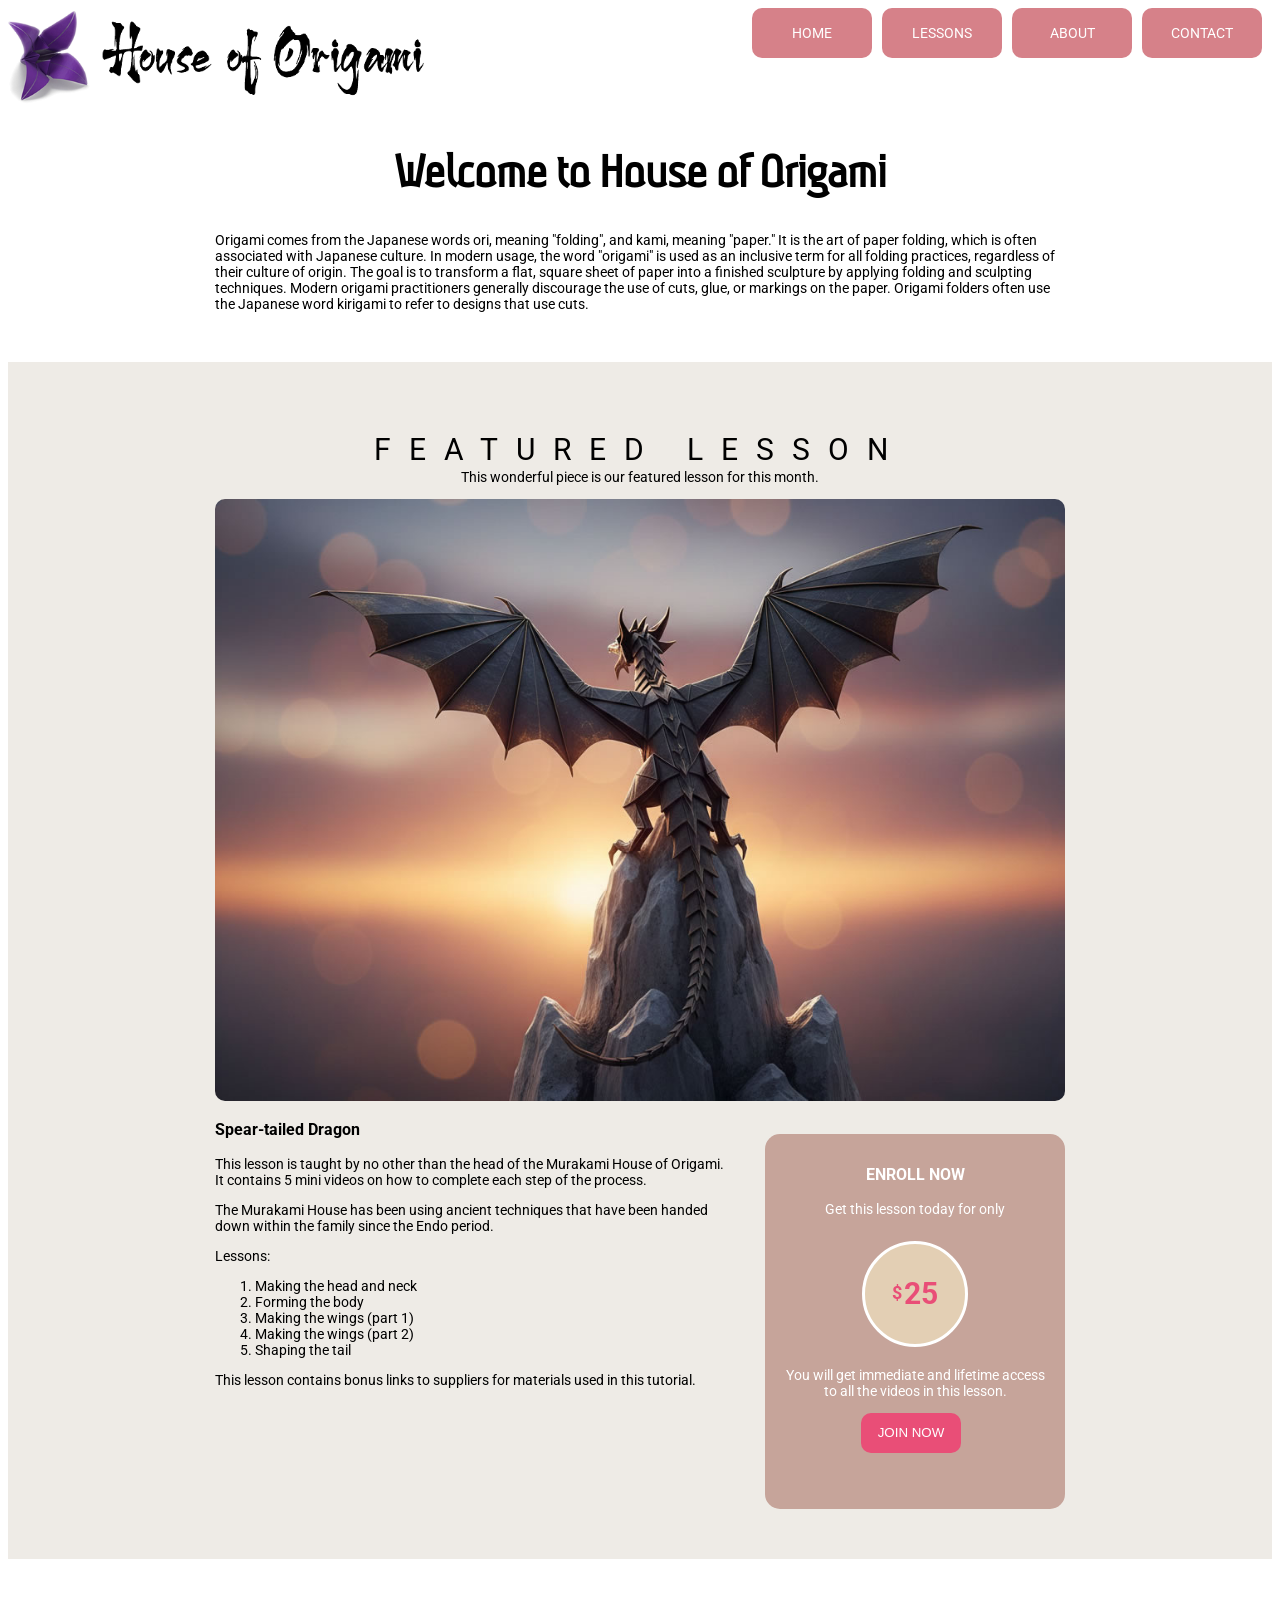
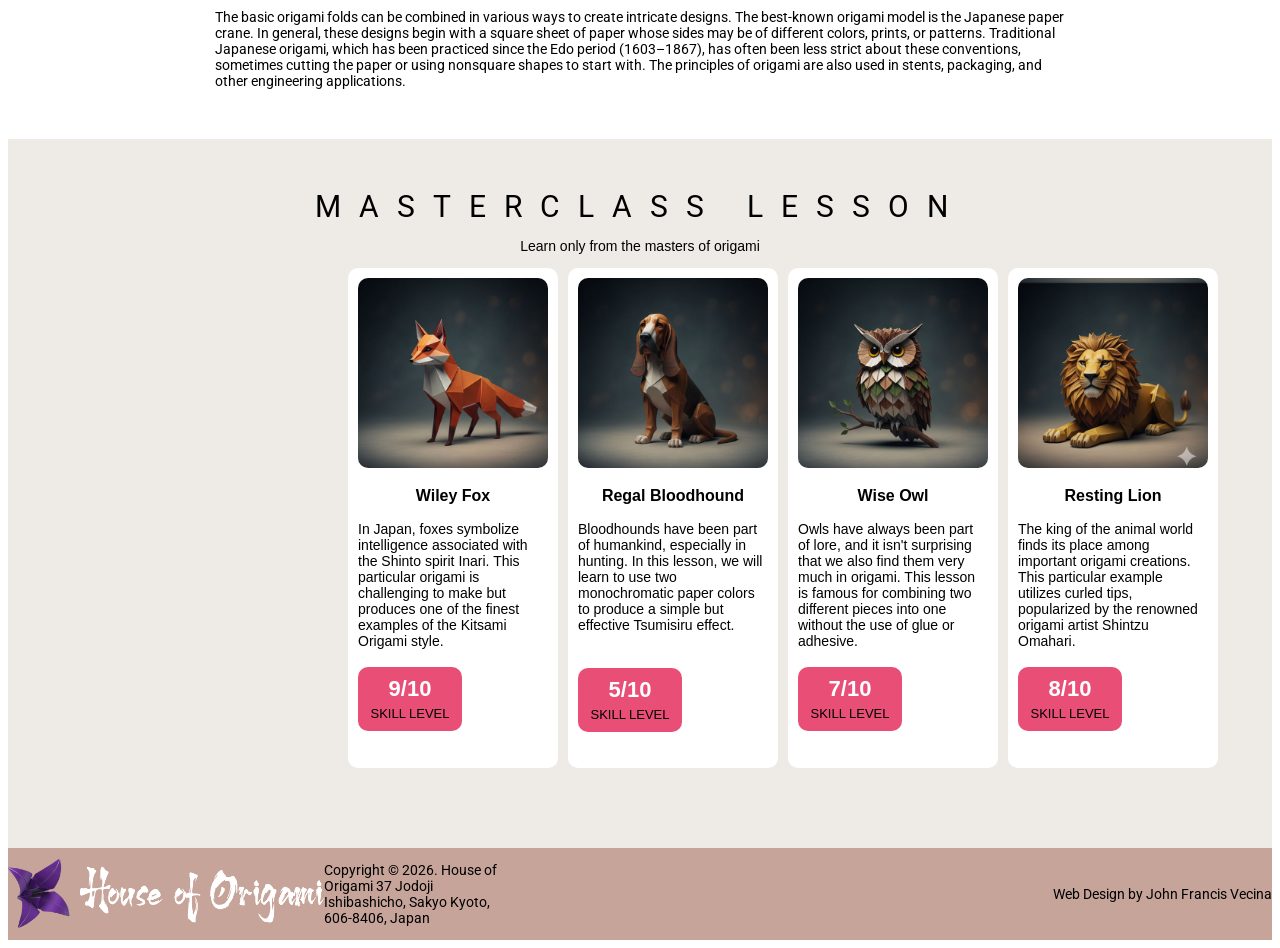
<file: index.html>
<!DOCTYPE HTML>

<html>
	<head>
	
		<title>House of Origami</title>
		
		<meta name="viewport" content="width=device-width, initial-scale=1.0">

		<link href="css/style.css" rel="stylesheet">
		
		<link rel="preconnect" href="https://fonts.googleapis.com">
		<link rel="preconnect" href="https://fonts.gstatic.com" crossorigin>
		<link href="https://fonts.googleapis.com/css2?family=Aubrey&family=Roboto:ital,wght@0,100..900;1,100..900&display=swap" rel="stylesheet">
		
		<link rel="icon" href="origami-images/images/icon_clean.png" type="image/x-icon"> 

		
	</head>
	
	<body>
		<header>
		
			<div class="top">
				<div class="origami_logo">
					<img src="origami-images/images/origami_logo.png" alt="Origami Logo">
				</div>
				
				<div class="main_nav">
					<nav class="navbtn">
						<a href="index.html">HOME</a>
						<a href="lessons.html">LESSONS</a>
						<a href="about.html">ABOUT</a>
						<a href="contact.html">CONTACT</a>
					</nav>
				</div>
			</div>

		</header>
		
		<main>
		
			<div class="origamihome1">
			
				<h1 id="header">Welcome to House of Origami</h1>
				<p>
					<span>Origami comes from the Japanese words ori, meaning "folding", and kami, meaning "paper." It is the art of paper folding, which is often associated with Japanese culture.  </span>
					<span>In modern usage, the word "origami" is used as an inclusive term for all folding practices, regardless of their culture of origin. The goal is to transform a flat, square sheet of paper into a finished sculpture by applying folding and sculpting techniques.</span>
					<span>Modern origami practitioners generally discourage the use of cuts, glue, or markings on the paper. Origami folders often use the Japanese word kirigami to refer to designs that use cuts.</span>
				</p>
			</div>
			
			<div class="featured_lesson">
				
				<span id="header_featured">FEATURED  LESSON</span>
				<p id="header_desc">This wonderful piece is our featured lesson for this month.</p>
				<img src="origami-images/images/featured_lesson.jpg" alt="a dragon">
				
				<div class="mid_section">
					<div class="spear_tailed_dragon">
					
						<h3>Spear-tailed Dragon</h3>
						<p>This lesson is taught by no other than the head of the Murakami House of Origami. It contains 5 mini videos on how to complete each step of the process. </p>
						<p>The Murakami House has been using ancient techniques that have been handed down within the family since the Endo period.</p>
						<p>Lessons:</p>
						
						<ol>
							<li>Making the head and neck</li>
							<li>Forming the body</li>
							<li>Making the wings (part 1)</li>
							<li>Making the wings (part 2)</li>
							<li>Shaping the tail</li>
						</ol>
						
						<p> </p>This lesson contains bonus links to suppliers for materials used in this tutorial.</p>
						
					</div>
					
					<div class="enroll">
						<h3>ENROLL NOW</h4>
						<p>Get this lesson today for only</p>
						
						<div class="price">
							<span class="price-text">
								<span class="currency">$</span>25
							</span>
						</div>
						
						<p id="access">You will get immediate and lifetime access to all the videos in this lesson.</p>
						
						<div class="join_button">
							<button>JOIN NOW</button>
						</div>
						
					</div>
					
				</div>
				
			</div>
			
			<div class="origamihome2">
				<p>
					<span>The basic origami folds can be combined in various ways to create intricate designs. The best-known origami model is the Japanese paper crane. In general, these designs begin with a square sheet of paper whose sides may be of different colors, prints, or patterns.</span>
					<span>Traditional Japanese origami, which has been practiced since the Edo period (1603–1867), has often been less strict about these conventions, sometimes cutting the paper or using nonsquare shapes to start with. </span>
					<span>The principles of origami are also used in stents, packaging, and other engineering applications.</span>
				</p>
			</div>	
			
			<div class="masterclass_lessons">
				<span id="header_master">MASTERCLASS  LESSON</span>
				<p>Learn only from the masters of origami</p>
			
			
				<div class="tables">
					<div class="lesson_table" id="lt1">
						<img src="origami-images/images/lesson01.jpg">
						<h3>Wiley Fox</h3>
						<p class="table_desc">
							<span class="next_line">In Japan, foxes symbolize intelligence associated with the Shinto spirit Inari. </span>
							<span class="next_line">This particular origami is challenging to make but produces one of the finest examples of the Kitsami Origami style.</span>
						</p>
						
						<div class="skill_level">
							<h4>9/10</h4>
							<P>SKILL LEVEL</P>
						</div>
						
					</div>
					
					<div class="lesson_table" id="lt2">
						<img src="origami-images/images/lesson02.jpg">
						<h3>Regal Bloodhound</h3>
						<p class="table_desc">
							<span class="next_line">Bloodhounds have been part of humankind, especially in hunting.</span> 
							<span class="next_line">In this lesson, we will learn to use two monochromatic paper colors to produce a simple but effective Tsumisiru effect.</span>
						</p>
							<div class="skill_level" id="rb">
							<h4>5/10</h4>
							<P>SKILL LEVEL</P>
						</div>
					</div>
					
					<div class="lesson_table" id="lt3">
						<img src="origami-images/images/lesson03.jpg">
						<h3>Wise Owl</h3>
						<p class="table_desc">
							<span class="next_line">Owls have always been part of lore, and it isn't surprising that we also find them very much in origami.</span> 
							<span class="next_line">This lesson is famous for combining two different pieces into one without the use of glue or adhesive.</span>
						</p>
							<div class="skill_level">
							<h4>7/10</h4>
							<P>SKILL LEVEL</P>
						</div>
					</div>
					
					<div class="lesson_table" id="lt4">
						<img src="origami-images/images/lesson04.jpg">
						<h3>Resting Lion</h3>
						<p class="table_desc">
							<span class="next_line">
							<span class="next_line">The king of the animal world finds its place among important origami creations.</span> This particular example utilizes curled tips, popularized by the renowned origami artist Shintzu Omahari.</span>
						</p>
						<div class="skill_level">
							<h4>8/10</h4>
							<P>SKILL LEVEL</P>
						</div>
					</div>
				</div>
			</div>
		</main>
		
		<footer>
			<div class="bottom">
				<img src="origami-images/images/origami_logo_dark.png" alt="logo">
				<p id="copyright">
					Copyright © 2026. House of Origami
					37 Jodoji Ishibashicho, Sakyo
					Kyoto, 606-8406, Japan
				</p>
				
				<p id="name">Web Design by John Francis Vecina</p>
			</div>
		
		</footer>

	</body>
</html>
</file>
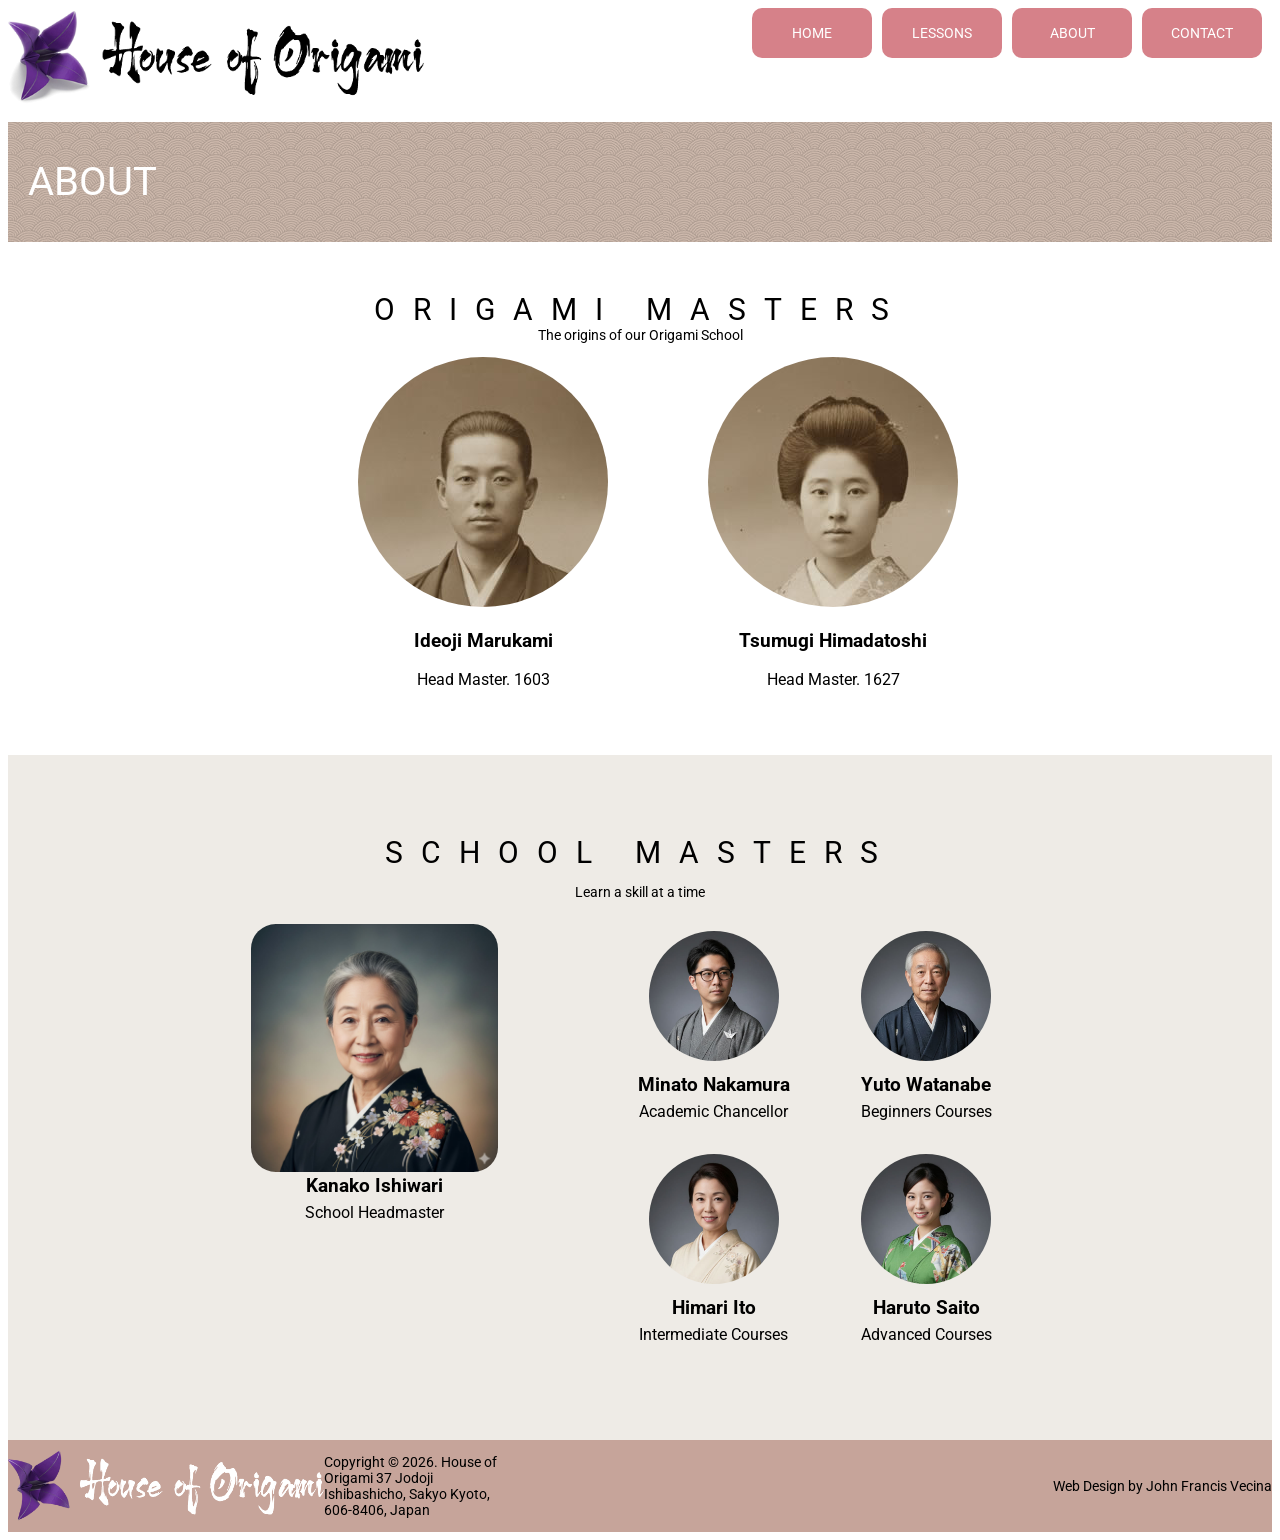
<file: about.html>
<!DOCTYPE HTML>
	<html>
		<head>
			<title>About</title>
			<meta name="viewport" content="width=device-width, initial-scale=1.0">

			<link href="css/style.css" rel="stylesheet">
			
			<link rel="preconnect" href="https://fonts.googleapis.com">
			<link rel="preconnect" href="https://fonts.gstatic.com" crossorigin>
			<link href="https://fonts.googleapis.com/css2?family=Aubrey&family=Roboto:ital,wght@0,100..900;1,100..900&display=swap" rel="stylesheet">
			
			<link rel="icon" href="origami-images/images/icon_clean.png" type="image/x-icon">
		</head>
		
		<body>
			<header>
		
				<div class="top">
					<div class="origami_logo">
						<img src="origami-images/images/origami_logo.png" alt="Origami Logo">
					</div>
					
					<div class="main_nav">
						<nav class="navbtn">
							<a href="index.html">HOME</a>
							<a href="lessons.html">LESSONS</a>
							<a href="about.html">ABOUT</a>
							<a href="contact.html">CONTACT</a>
						</nav>
					</div>
					
				</div>

			</header>
			
			<main>
			
				<div class="about">
					<p>ABOUT</p>
				</div>
				
				<div class="origami_masters">
					<span>ORIGAMI MASTERS</span>
					<p>The origins of our Origami School</p>
					
					<div class="masters">
						<div class="master1">
							<img src="origami-images/images/master01.jpg">
							<h3>Ideoji Marukami</h3>
							<p>Head Master. 1603</p>
						</div>
						
						<div class="master2">
							<img src="origami-images/images/master02.jpg">
							<h3>Tsumugi Himadatoshi</h3>
							<p>Head Master. 1627</p>
						</div>
					</div>
				</div>
				
				<div class="school_masters">
					<span>SCHOOL MASTERS</span>
					<p>Learn a skill at a time</p>
					
					<div class="school_masters_whole">
						<div class="school_masters_left">
							<img src="origami-images/images/headmaster.jpg">
							<h3>Kanako Ishiwari</h3>
							<p>School Headmaster</p>
						</div>
						
						<div class="school_masters_right">
							<div class="left">
								<div class="lm">
									<img src="origami-images/images/lessonmaster01.jpg">
									<h3>Minato Nakamura</h3>
									<p>Academic Chancellor</p>
								</div>
								
								<div class="lm">
									<img src="origami-images/images/lessonmaster03.jpg">
									<h3>Himari Ito</h3>
									<p>Intermediate Courses</p>
								</div>
							</div>
							
							<div class="right">
								<div class="lm">
									<img src="origami-images/images/lessonmaster02.jpg">
									<h3>Yuto Watanabe</h3>
									<p>Beginners Courses</p>
								</div>
								
								<div class="lm">
								<img src="origami-images/images/lessonmaster04.jpg">
								<h3>Haruto Saito</h3>
								<p>Advanced Courses</p>
								</div>
							</div>
						</div>
					</div>
				</div>
			</main>
			
			<footer>
				<div class="bottom">
					<img src="origami-images/images/origami_logo_dark.png" alt="logo">
					<p id="copyright">
						Copyright © 2026. House of Origami
						37 Jodoji Ishibashicho, Sakyo
						Kyoto, 606-8406, Japan
					</p>
					
					<p id="name">Web Design by John Francis Vecina</p>
				</div>
			</footer>

		</body>

	</html>
</file>
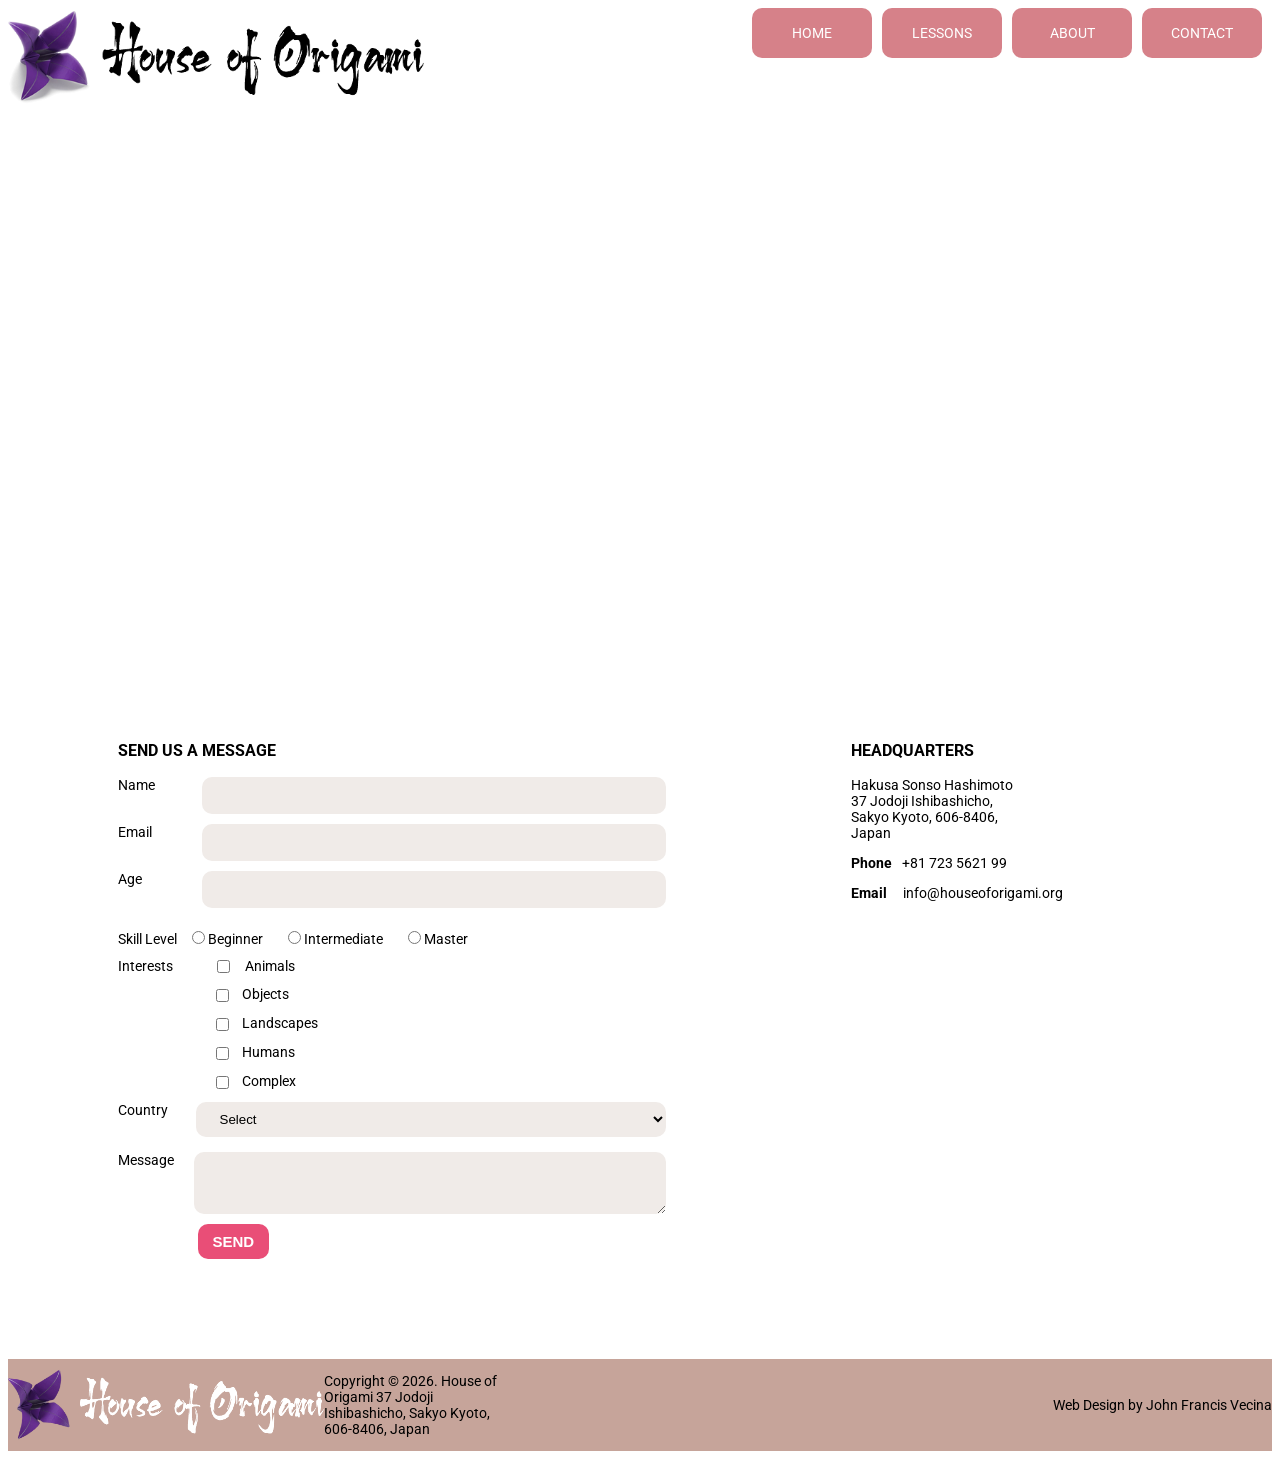
<file: contact.html>
<!DOCTYPE HTML>
<html>
    <head>
		<title>House of Origami</title>
		
		<meta name="viewport" content="width=device-width, initial-scale=1.0">

		<link href="css/style.css" rel="stylesheet">
		
		<link rel="preconnect" href="https://fonts.googleapis.com">
		<link rel="preconnect" href="https://fonts.gstatic.com" crossorigin>
		<link href="https://fonts.googleapis.com/css2?family=Aubrey&family=Roboto:ital,wght@0,100..900;1,100..900&display=swap" rel="stylesheet">
		

		<link rel="icon" href="origami-images/images/icon_clean.png" type="image/x-icon">
 
	</head>

    <body>
        <header>
			<div class="top">
				<div class="origami_logo">
					<img src="origami-images/images/origami_logo.png" alt="Origami Logo">
				</div>
				<div class="main_nav">
					<nav class="navbtn">
						<a href="index.html">HOME</a>
						<a href="lessons.html">LESSONS</a>
						<a href="about.html">ABOUT</a>
						<a>CONTACT</a>
					</nav>
				</div>
			</div>
		</header>
        <main class="contacts_page"> 
            <section class="map_section">
                <div class="map_embed"><iframe id="map" src="https://www.google.com/maps/embed?pb=!1m18!1m12!1m3!1d3267.1761361384683!2d135.79132237586387!3d35.02732326561744!2m3!1f0!2f0!3f0!3m2!1i1024!2i768!4f13.1!3m3!1m2!1s0x60010903e174b777%3A0x42782836e0f1cb25!2sHakusa%20Sonso%20Hashimoto%20Kansetsu%20Garden%20%26%20Museum!5e0!3m2!1sen!2sph!4v1773414549019!5m2!1sen!2sph"  allowfullscreen="" loading="lazy" referrerpolicy="no-referrer-when-downgrade"></iframe></div>
            </section>

            <section class="message_section">
                <div class="message_row">
                    <h3 id="message_header">SEND US A MESSAGE</h3>
                    <form class="contact_form">
                        <div class="text_form">
                            <div class="input"><label class="text_label" for="name">Name</label><input class="input_section" type="text" id="name"></div>
                            <div class="input"><label class="text_label" for="email">Email</label><input class="input_section" type="email" id="email"></div>
                            <div class="input"><label class="text_label" for="age">Age</label><input class="input_section" type="Number" id="age"></div>
                        </div>
                        <div class="radio_form">
                            <div class="radio_div"><label class="form_header">Skill Level</label><input class="radio_input" type="radio" name="skill" id="beginner"><label class="radio_label" for="beginner">Beginner</label></div>
                            <div class="radio_div radio_second"><input class="radio_input" type="radio" name="skill" id="intermediate"><label class="radio_label" for="intermediate">Intermediate</label></div>
                            <div class="radio_div radio_second"><input class="radio_input" type="radio" name="skill" id="master"><label class="radio_label" for="master">Master</label></div>
                        </div>
                        <div class="checkbox_form">
                            <div class="first_box"><label class="form_header">Interests</label><input class="checkbox_button" type="checkbox" name="interests" id="animals"><label class="checkbox_label" for="animals">Animals</label></div>
                            
                            <div class="box"><input class="checkbox_button" type="checkbox" name="interests" id="objects"><label class="checkbox_label" for="objects">Objects</label></div>
                            <div class="box"><input class="checkbox_button" type="checkbox" name="interests" id="landscapes"><label class="checkbox_label" for="landscapes">Landscapes</label></div>
                            <div class="box"><input class="checkbox_button" type="checkbox" name="interests" id="humans"><label class="checkbox_label" for="humans">Humans</label></div>
                            <div class="box"><input class="checkbox_button" type="checkbox" name="interests" id="complex"><label class="checkbox_label" for="complex">Complex</label></div>
                        </div>
                        <div class="select_form">
                            <label for="cars" class="text_label" id="country_label">Country</label>
                            <select id="cars" name="cars" class="input_section">
                                <option value="" disabled selected hidden>Select</option>
                                <option value="Philippines">Philippines</option>
                                <option value="Japan">Japan</option>
                                <option value="America">United States America</option>
                                <option value="China">China</option>
                            </select>
                        </div>
                        <div class="input inp_message"><label class="text_label" for="message" id="message_label">Message</label><textarea class="input_section area_section" type="text" id="message"></textarea></div>
                        <button class="send_button">SEND</button>
                    </form>
                </div>
                <div class="hq_row">
                    <h3 id="hq_heading">HEADQUARTERS</h3>
                    <p class="hq_text">Hakusa Sonso Hashimoto 
                        37 Jodoji Ishibashicho, Sakyo
                        Kyoto, 606-8406, Japan
                    </p>
                    <p class="hq_label">Phone<span class="hq_contact">+81 723 5621 99</span></p>
                    <p class="hq_label">Email<span class="hq_contact" id="email_space">info@houseoforigami.org</span></p>
                </div>
            </section>
        </main>
        <footer>
			<div class="bottom">
				<img src="origami-images/images/origami_logo_dark.png" alt="logo">
				<p id="copyright">
					Copyright © 2026. House of Origami
					37 Jodoji Ishibashicho, Sakyo
					Kyoto, 606-8406, Japan
				</p>
				<p class="name">Web Design by John Francis Vecina</p>
			</div>
		</footer>
    </body>
</html>
</file>
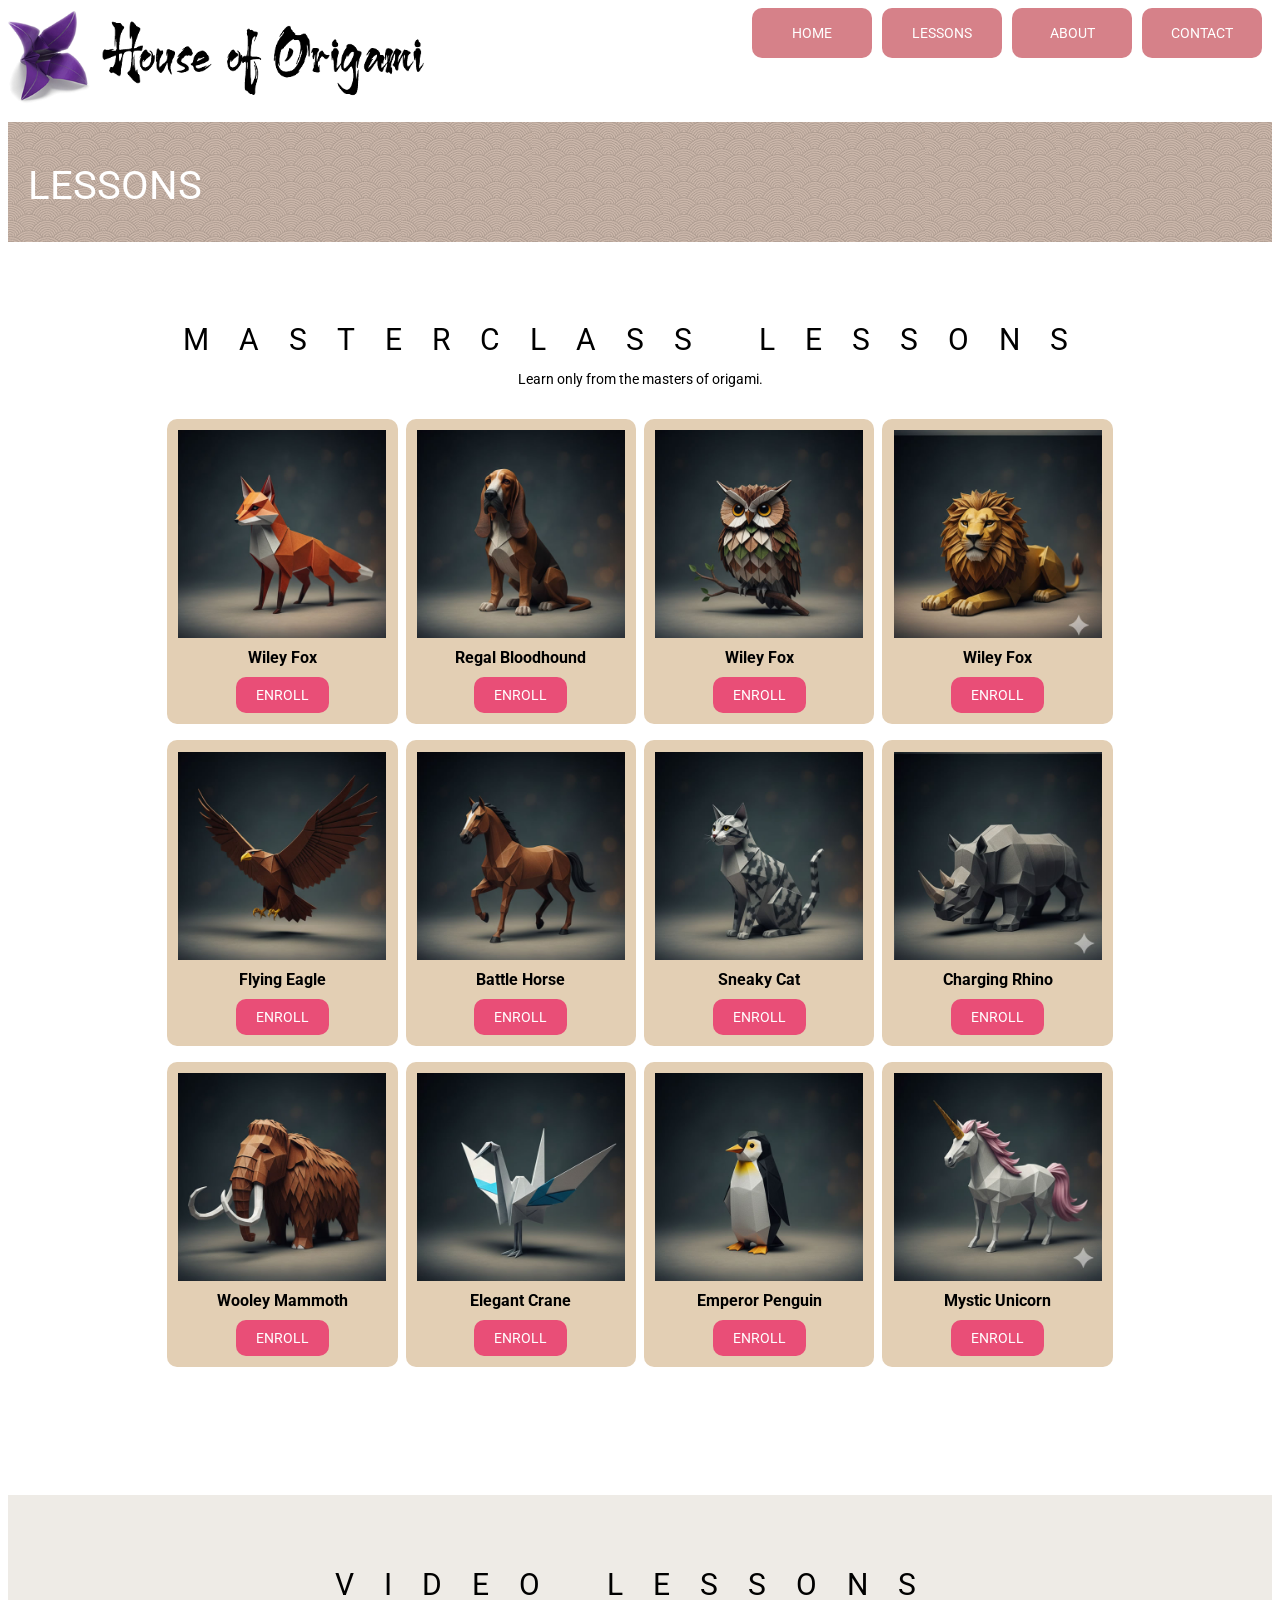
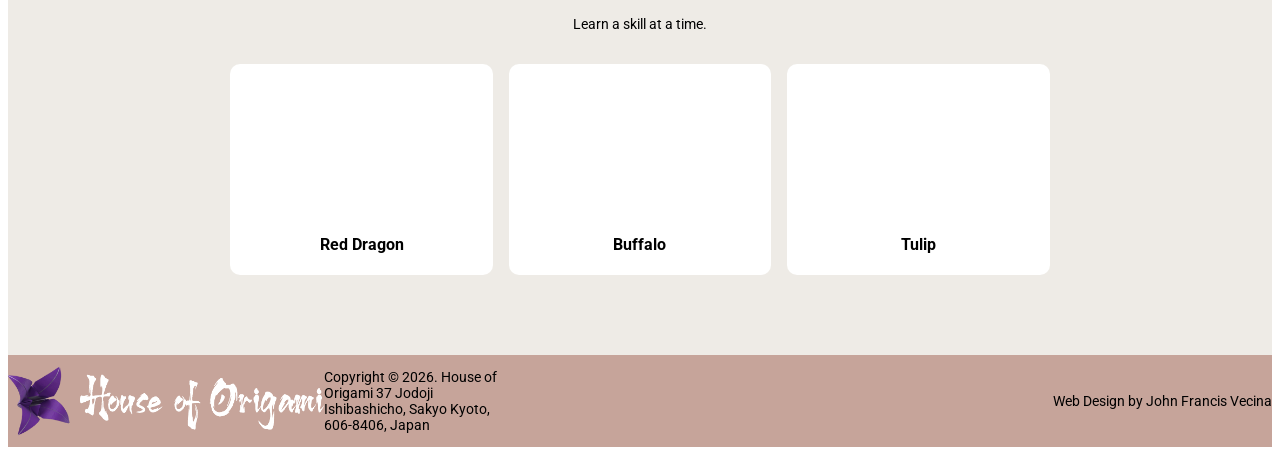
<file: lessons.html>
<!DOCTYPE HTML>

<html>
	<head>
	
		<title>House of Origami</title>
		
		<meta name="viewport" content="width=device-width, initial-scale=1.0">

		<link href="css/style.css" rel="stylesheet">
		
		<link rel="preconnect" href="https://fonts.googleapis.com">
		<link rel="preconnect" href="https://fonts.gstatic.com" crossorigin>
		<link href="https://fonts.googleapis.com/css2?family=Aubrey&family=Roboto:ital,wght@0,100..900;1,100..900&display=swap" rel="stylesheet">
		
		<link rel="icon" href="origami-images/images/icon_clean.png" type="image/x-icon">
	</head>
	
	<body>
		<header>
		
			<div class="top">
				<div class="origami_logo">
					<img src="origami-images/images/origami_logo.png" alt="Origami Logo">
				</div>
				
				<div class="main_nav">
					<nav class="navbtn">
						<a href="index.html">HOME</a>
						<a href="lessons.html">LESSONS</a>
						<a href="about.html">ABOUT</a>
						<a href="contact.html">CONTACT</a>
					</nav>
				</div>
			</div>
		</header>

		<main>
			<section class="lessons">
					<p>LESSONS</p>
			</section>
			
			<section class="ml_section">
				<div class="masterclass_lessons_text">
					<span id="mt_header">MASTERCLASS LESSONS</span>
					<p>Learn only from the masters of origami.</p>
				</div>
				
				<div class="masterclass_lessons_section">
					<div class="ml_row">
						<div class="ml_card">
							<img src="origami-images/images/lesson01.jpg">
							<h3>Wiley Fox</h3>
							<div class="ml_enroll_box">ENROLL</div>
						</div>
						<div class="ml_card">
							<img src="origami-images/images/lesson02.jpg">
							<h3>Regal Bloodhound</h3>
							<div class="ml_enroll_box">ENROLL</div>
						</div>
						<div class="ml_card">
							<img src="origami-images/images/lesson03.jpg">
							<h3>Wiley Fox</h3>
							<div class="ml_enroll_box">ENROLL</div>
						</div>
						<div class="ml_card">
							<img src="origami-images/images/lesson04.jpg">
							<h3>Wiley Fox</h3>
							<div class="ml_enroll_box">ENROLL</div>
						</div>
					</div>
						
					<div class="ml_row">
						<div class="ml_card">
							<img src="origami-images/images/lesson05.jpg">
							<h3>Flying Eagle</h3>
							<div class="ml_enroll_box">ENROLL</div>
						</div>
						<div class="ml_card">
							<img src="origami-images/images/lesson06.jpg">
							<h3>Battle Horse</h3>
							<div class="ml_enroll_box">ENROLL</div>
						</div>
						<div class="ml_card">
							<img src="origami-images/images/lesson07.jpg">
							<h3>Sneaky Cat</h3>
							<div class="ml_enroll_box">ENROLL</div>
						</div>
						<div class="ml_card">
							<img src="origami-images/images/lesson08.jpg">
							<h3>Charging Rhino</h3>
							<div class="ml_enroll_box">ENROLL</div>
						</div>
					</div>
						
					<div class="ml_row">
						<div class="ml_card">
							<img src="origami-images/images/lesson09.jpg">
							<h3>Wooley Mammoth</h3>
							<div class="ml_enroll_box">ENROLL</div>
						</div>
						<div class="ml_card">
							<img src="origami-images/images/lesson10.jpg">
							<h3>Elegant Crane</h3>
							<div class="ml_enroll_box">ENROLL</div>
						</div>
						<div class="ml_card">
							<img src="origami-images/images/lesson11.jpg">
							<h3>Emperor Penguin</h3>
							<div class="ml_enroll_box">ENROLL</div>
						</div>
						<div class="ml_card">
							<img src="origami-images/images/lesson12.jpg">
							<h3>Mystic Unicorn</h3>
							<div class="ml_enroll_box">ENROLL</div>
						</div>
					</div>
				</div>
			</section>
			<section class="video_lessons">
				<div class="video_lessons_text">
						<span>VIDEO LESSONS</span>
						<p>Learn a skill at a time.</p>
				</div>
				
				<div class="youtube_videos">
					<div class="video_card">
						<iframe src="https://youtu.be/25qjLa9ZzBM" title="YouTube video player" frameborder="0" allow="accelerometer; autoplay; clipboard-write; encrypted-media; gyroscope; picture-in-picture; web-share" referrerpolicy="strict-origin-when-cross-origin" allowfullscreen></iframe>
						<h3>Red Dragon</h3>
					</div>
					<div class="video_card">
						<iframe src="https://youtu.be/lZXbbO62WUk" title="YouTube video player" frameborder="0" allow="accelerometer; autoplay; clipboard-write; encrypted-media; gyroscope; picture-in-picture; web-share" referrerpolicy="strict-origin-when-cross-origin" allowfullscreen></iframe>
						<h3>Buffalo</h3>
					</div>
					<div class="video_card" >
						<iframe src="https://youtu.be/na4XF5zVn6w" title="YouTube video player" frameborder="0" allow="accelerometer; autoplay; clipboard-write; encrypted-media; gyroscope; picture-in-picture; web-share" referrerpolicy="strict-origin-when-cross-origin" allowfullscreen></iframe>
						<h3>Tulip</h3>
					</div>
				</div>
			</section>		
		</main>
		
		<footer>
			<div class="bottom">
				<img src="origami-images/images/origami_logo_dark.png" alt="logo">
				<p id="copyright">
					Copyright © 2026. House of Origami
					37 Jodoji Ishibashicho, Sakyo
					Kyoto, 606-8406, Japan
				</p>
				
				<p id="name">Web Design by John Francis Vecina</p>
			</div>
		</footer>

	</body>
</html>
</file>
<file: css/style.css>
/* for css */

@font-face {
  font-family: 'Aubrey';
  src: url('../fonts/Aubrey/Aubrey-Regular.ttf') format('truetype');
  font-weight: normal;
  font-style: normal;
}

/* For the Roboto font */
 @font-face {
  font-family: 'Roboto';
  src: url('../fonts/Roboto/Roboto-VariableFont_wdth,wght.ttf') format('truetype');
  font-weight: normal;
  font-style: normal;
}  
 
body {
	font-size:14px;
	font-family: 'Roboto', sans-serif;
}

.top {
	margin-bottom: 10px;
	display: flex;
	align-items: flex-start;
	justify-content: space-between;
}

.origami_logo img {
	width: 26rem;
}

.top .main_nav {
	width: 60%;
	text-align: right;
	display: flex;
	justify-content: flex-end;
}

.navbtn {
	display: flex;
	justify-content: flex-end;
}

.navbtn a{
	width: 100px;           
	height: 50px;
	padding: 0 10px;        
	margin-right: 10px;
	line-height: 50px;
	background-color: #D68189;
	color: white;
	text-decoration: none;   
	border-radius: 10px;  
	font-size: 14px;
	text-align: center;
	transition: transform 0.3s ease;
}

.navbtn a:hover {
	background-color: #E94E77;
	transform: translateY(-14px);
}

.origamihome1 {
	width: 850px;
	margin: auto;
	margin-bottom: 50px;
}

.origamihome1 h1 {
	font-family: "Aubrey", sans-serif;
	font-size: 50px;
	text-align: center;
}

.featured_lesson {
	background-color: #EEEBE6;
	padding-top: 70px;
	text-align: center;
}

.featured_lesson span {
	font-size: 30px;
	letter-spacing: 18px;
	margin-bottom: 0px;
}

.featured_lesson p {
	margin-top: 2px;
	font-size:14px;
}

.featured_lesson img {
	width: 850px;
	border-radius: 10px;
}

.mid_section {
	width: 850px;        
    margin: 0 auto;      
	display: flex;
	align-items: flex-start;
	padding-bottom: 50px;
}

.mid_section .spear_tailed_dragon {
	width: 60%;
	max-width: 650px;
	text-align: left;
}

.enroll {
	width: 270px;
	height: 300px;
	background-color: #C6A49A;
	border-radius: 15px;
	text-align: center;
	color: #FFFFFF;
	padding: 15px 15px 60px 15px;
	margin-top: 30px;
	margin-left: 40px;
}

/* PRICE CIRCLE */

.price {
    width: 100px;
    height: 100px;
    background-color: #E3CFB4;
    border: 3px solid #FFFFFF;
    border-radius: 100px;
    margin: 10px auto 20px auto;
    display: inline-block; 
    text-align: center;
    line-height: 110px;    
}

.price,
.price * {
    letter-spacing: 0 !important;
    word-spacing: 0 !important;
}

.price-text {
	display: inline-block;
    line-height: 1;     
    color: #E94E77;
    font-size: 30px;
    font-weight: bold;
}

.price-text .currency {
    font-size: 0.6em;
    display: inline-block;
    transform: translateY(-0.3em);
    margin-right: 2px;
}

.enroll #access {
	margin-top: 0px;
}

.join_button button{
	background-color: #E94E77;
	border-radius: 10px;
	height: 40px;
	width: 100px;
	color: white;
	margin-right: 8px;
	border: 0px;
}

.join_button button:hover{
	background-color: #000;
}

.origamihome2 {
	width: 850px;
	margin: auto;
	margin-top: 50px;
	margin-bottom: 50px;
	text-align: left;
}

.masterclass_lessons {
	background-color: #EEEBE6;
	font-family: sans-serif;
	text-align: center;
	padding-top: 50px;
	padding-bottom: 80px;
	padding-left: 300px;
	padding-right: 300px;
}

#header_master {
	font-family: 'Roboto', sans-serif;
	margin-bottom: 0px;
	font-size: 30px;
	letter-spacing: 18px;
}

.tables {
	width: 950px;
	margin: 0 auto;
	display: flex;
	justify-content: center;
	gap: 10px;
}

.tables .lesson_table {
	width: 190px;
	height: 480px;
	background-color: #FFFFFF;
	padding: 10px;
	border-radius: 10px;
	font-size: 14px;
}

.tables .lesson_table h3 {
	font-size: 16px;
}

.tables img {
	width: 100%;
	border-radius: 10px;
}

.lesson_table p{
	text-align: left;
}

.skill_level {
	width: 80px;
	height: 40px;
	margin: 18px 0 0 0;
	background-color: #E94E77;
	padding: 12px;
	border-radius: 10px;
}

.skill_level:hover {
	background-color: #000000;
	color: #FFF;
}

#rb {
	width: 80px;
	height: 40px;
	margin: 35px 0;
	background-color: #E94E77;
	padding: 12px;
	border-radius: 10px;
}

#rb:hover {
	background-color: #000000;
}

.skill_level h4 {
	margin-top: 10px;
	margin-bottom: 0px;
	line-height: 0px;
	font-size: 22px;
	color: #FFFFFF;
}

.skill_level p {
	margin-top: 25px;
	line-height: 0px;
	font-size: 13px;
	text-align: center;
}

.bottom {
	background-color: #C6A49A;
	display: flex;
	align-items: center;
	justify-content: space-between;
}

.bottom img {
	width: 25%;
}

#copyright{
	width: 11rem;
	margin-right: auto;
}

/* About Page */

.about {
	background-image: url("../origami-images/images/bg-tile.jpg");
	background-color: #cebab0;
	background-blend-mode: multiply;
	background-repeat: repeat-x;
	padding-left: 20px;
	height: 120px;

	display: flex;
	align-items: center;
}

.about p {
	font-size: 40px;
	font-family: 'Roboto', sans-serif;
	color: #FFFFFF;
}

.origami_masters {
	padding: 50px 300px;
	text-align: center;
}

.origami_masters span {
	font-size: 30px;
	letter-spacing: 18px;
	margin-bottom: 0px;
	font-family:'Roboto', sans-serif;
}

.origami_masters p{
	margin-top: 0;
}

/* FLEX FIX */
.masters {
	width: 700px;   
	margin: 0 auto;
	display: flex;
}

.masters .master1,
.masters .master2{
	width: 50%;
	font-size: 16px;
}

.masters img {
	border-radius: 100%
}

.school_masters {
	background-color: #EEEBE6;
	padding: 80px 0;
	text-align: center;
	font-family: 'Roboto', sans-serif;
}

.school_masters span {
	font-size: 30px;
	letter-spacing: 18px;
	font-family:'Roboto', sans-serif;
}

.school_masters_whole {
	margin: 0 auto;
	width: 70%;
	display: flex;
}

.school_masters_whole .school_masters_left {
	width:40%;
	font-size: 16px;
}

.school_masters_whole .school_masters_right {
	width: 60%;
	font-size: 16px;
	text-align: right;

	display: flex;          
	justify-content: flex-end;
}

.school_masters_whole .school_masters_left img{
	width: 70%;
	border-radius: 10%;
	margin-bottom: -20px;
	margin-top: 10px;
}

.school_masters_whole .school_masters_left h3{
	margin-bottom: -10px;
}

.school_masters_right .left,
.school_masters_right .right {
	width: 40%;
	display: flex;
	flex-direction: column;
}

.school_masters_right .left img,
.school_masters_right .right img {
	width: 130px;
	border-radius: 100%;
	margin-bottom: -10px;
	margin-top: 17px;
}

.lm {
	text-align: center;
	font-size: 16px;
	margin-left: -100px;
}

.lm h3 {
	margin-bottom: -10px;
}


.lessons {
	background-image: url("../origami-images/images/bg-tile.jpg");
	background-color: #cebab0;
	background-blend-mode: multiply;
	background-repeat: repeat-x;
	padding-left: 20px;
	height: 120px;
	margin-bottom: 5rem;
	
	display: flex;
	align-content: center;
}

.lessons p {
	font-size: 40px;
	font-family: 'Roboto', sans-serif;
	color: #FFFFFF;
}


#mt_header {
	font-size: 30px;
	letter-spacing: 30px;
	margin-bottom: 0px;
	font-family:'Roboto', sans-serif;
}

.masterclass_lessons_text  {
	text-align: center;
	margin: 2rem 0;
}

.masterclass_lessons_section {
	display: flex;
	flex-direction: column;
	align-content: center;
	align-items: center;
	text-align: center;
	gap: 1rem;
	
	height: auto;
	margin-bottom: 8rem;
}

.ml_row {
	width: 190%;
	display: flex;
	align-content: center;
	align-items: center;
	justify-content: center;
	gap: 0.5rem;
}

.ml_card {
	max-width: 13rem;
	height: auto;
	background-color: #E3CFB4;
	padding: 0.7rem;
	border-radius: 10px;
		
	text-align: center;
	
	display: flex;
	flex-direction: column;
	align-items: center;
}

.ml_card img {
	width: 100%;
}

.ml_card h3 {
	margin: 10px 0;
	padding: 0;
}

.ml_enroll_box {
	background-color: #E94E77;
	color: #FFF;
	max-width: 80%;
	max-height: 15%;
	padding: 10px 20px;
	border-radius: 10px;
}

.ml_enroll_box:hover {
	background-color: #000;
}

.video_lessons {
	background-color: #EEEBE6;
	padding: 2.5rem 0 5rem 0;
}

.video_lessons_text span {
	font-size: 30px;
	letter-spacing: 30px;
	margin-bottom: 0px;
	font-family:'Roboto', sans-serif;
}

.video_lessons_text  {
	text-align: center;
	margin: 2rem 0 ;
}

.youtube_videos {
	display: flex;
	align-items: center;
	justify-content: center;
	gap: 1rem;
}

.video_card {
	display: flex;
	flex-direction: column;
	align-items: center;
	justify-content: center;
	
	background-color: #FFF;
	padding: 0.3rem;
	border-radius: 10px;
	width: 20%;
}

.video_card video{
	margin: 0;
	width: 100%;
}

/* Contact Page */
#map {
	width: 100%;
	height: 500px;
	border: none;
}

.message_section {
	padding: 100px 200px;
	
	display: flex;
	justify-content: center;
	width: 100%;
}

.message_row {
	flex: 2;
}

.text_form {
	display: flex;
	flex-direction: column;
	gap: 10px;
	margin-bottom: 20px;
}

.hq_row {
	flex: 1;

	width: 50%;
}

.text_label {
	margin-right: 20px;
}

.input {
	display: flex;
	justify-content: space-between;
}

.input_section {
	width: 53%;

	/* transform: translateX(-240px); */
	height: 35px;
	border: none;
	background-color: #f0ebe8;
	border-radius: 10px;
	padding-left: 20px;
	margin-right: 285px
}

.input_section:focus {
	outline: none;
	border: none;
	border-color: none;
	border-radius: 10px;
	padding-left: 20px;
}

.radio_form {
	display: flex;
	gap: 20px;
	margin-bottom: 10px;
}

.form_header {
	margin-right: 10px;
}

.checkbox_form {
	display: flex;
	flex-direction: column;
	gap: 10px;
	margin-bottom: 10px;
}

.first_box {
	display: flex;
	align-items: center;
}

.box {
	display: flex;
	gap: 10px;
	margin-left: 94px;
}

#animals {
	margin-left: 34px;
	margin-right: 15px;
}

.select_form {
	display: flex;
	justify-content: space-between;
	width: 100%;
	margin-bottom: 15px;
}

#cars {
	width: 470px;
}

.area_section {
	height: 50px;      
    padding-top: 10px;  
    resize: vertical; 
	margin-bottom: 10px;
}

#message {
	width: 450px;
}

.send_button {
	display: flex;
	align-items: center;

	margin-left: 80px;

	height: 35px;
	padding: 15px;
	border-radius: 10px;
	border: none;
	background-color: #E94E77;
	color: #FFF;
	font-weight: bold;
	font-size: 15px;
}

.hq_row {
	transform: translateX(-100px);
	margin-right: 400px;	
}

.hq_text {
	width: 170px;
}

.hq_label {
	font-weight: bold;
}

.hq_contact {
	font-weight: normal;
	margin-left: 10px;
}

#email_space {
	margin-left: 16px;
}

/* Media Query */
@media (max-width: 600px) {
	* {
		padding: 0px;
		margin: 0px;
	}

	header .top {
		display: flex;
        flex-direction: column;
		justify-content: center;
        align-items: center;
        width: 100%;
		max-width: 100%;
        height: auto;
	}
	
	.origami_logo {
		display: flex;
		justify-content: center;
		width: 100%;
		flex: 1 1 100%; 
		width: 100vw;
		max-width: 100%;
		margin: 0;
		padding: 0;
	}

	.origami_logo img{
		display: block;
		max-width: 90%;
		text-align: center;
		height: auto;
		object-fit: cover;
		margin: 0;
	}

	.top .main_nav {
		display: flex;
		width: 100%;
		max-width: 100%;
		justify-content: center;
		text-align: center;
		margin: 0;
	}

	.navbtn {
		display: flex;
		justify-content: center;
		gap: 10px;
	}

	.navbtn a{
		margin: 0;
		display: flex;
		align-items: center;
		justify-content: center;
		height: 20px;
		width: auto;
		min-width: 35px;
		font-size: 15px;
		padding: 5px 15px;
	}

	#header {
		font-size: 45px;
		margin-bottom: 10px;
	}

	.origamihome1 {
		width: 100%;
		max-width: 100%;
		padding: 0px;

		display: flex;
		flex-direction: column;
		justify-content: center;
		align-items: center;
		gap: 10px;
		padding: 50px 0px 30px 0px 
	}

	.origamihome1 p {
		width: 92%;
		text-align: justify;
	}

	.origamihome1 span {
		display: block;
		margin-bottom: 10px;
	}

	.featured_lesson {
		width: 100%;
		max-width: 100%;
		padding: 40px 0px;
		padding-bottom: 0px;

		display: flex;
		flex-direction: column;
		align-items: center;
		gap: 8px;
	}

	#header_featured {
		font-size: 22px;
		letter-spacing: 10px;
	}
	
	#header_desc{
		font-size: 14px;
	}

	.featured_lesson img {
		width: 95%;
		margin-bottom: 10px;
	}

	.mid_section {
		width: 100%;
		margin: 0 10px;
		flex-direction: column;
		align-items: center;
	}

	.mid_section .spear_tailed_dragon {
		width: 92%;
		max-width: 100%;
		text-align: left;

		display: flex;
		flex-direction: column;
		justify-content: center;
		align-items: flex-start;
		gap: 10px;
	}

	.spear_tailed_dragon ol {
		margin-left: 18px;
	}

	.enroll {
		width: 82%;
		height: auto;
		margin: 0px;
		margin-top: 10px;

		display: flex;
		flex-direction: column;
		align-items: center;
		justify-content: center;
		gap: 10px;
		padding: 20px;
	}

	.origamihome2 {
		width: 92%;
	}

	.origamihome2 span{
		display: block;
		margin-bottom: 10px;
	}

	.masterclass_lessons {
		width: 100%;
		max-width: 100%;
		padding: 40px 0px;
		margin: 0px;

		display: flex;
		flex-direction: column;
		align-items: center;
		gap: 12px;
	}

	#header_master {
		font-size: 25px;
		letter-spacing: 8px;
	}

	.tables {
		width: 100%;
		max-width: 100%;
		flex-direction: column;
		align-items: center;
	}

	.tables .lesson_table {
		width: 82%;
		height: auto;

		display: flex;
		flex-direction: column;
		align-items: center;
		gap: 12px;
	}

	.lesson_table p {
        width: 100%;
        text-align: left;
    }

	.table_desc {
		font-size: 15px;
	}

	.skill_level {
		align-self: flex-start;
		margin: 0px;
	}

	#rb {
		margin: 0px;
	}

	.next_line{
		display: block;
		margin-bottom: 10px; 
	}

	.bottom {
		flex-direction: column;
		align-items: center;
		gap: 10px;
	}

	#copyright {
		width: 60%;
		margin: 0;
		text-align: center;
	}

	.bottom img {
		width: 50%;
		margin-top: 15px;
	}

	.name {
		margin: 10px 0 25px 0;
	}

	/* About Page */
	.about {
		width: 100%;
		max-width: 100%;
		height: 80px;
		justify-content: center;
		padding: 0px;
		margin-top: 20px;
	}

	.about p{
		font-size: 40px;
		margin: 0px;
		padding: 0px;
		text-align: center;
	}

	.origami_masters {
		width: 100%;
		max-width: 100%;
		padding: 30px 0px;

		display: flex;
		flex-direction: column;
		align-items: center;
		gap: 20px;
	}

	.origami_masters span {
		letter-spacing: 8px;
	}

	.masters {
		width: 100%;
		flex-direction:column;
		gap: 30px;
		padding: 15px 0px;
	}

	.masters .master1,
	.masters .master2 {
		width: 100%;
		font-size: 16px;
	}

	.school_masters {
		width: 100%;
		max-width: 100%;
		padding: 40px 0px;
	}

	.school_masters span {
		letter-spacing: 8px;
	}

	.school_masters_whole {
		margin: 0 auto;
		width: 100%;
		display: flex;
		flex-direction: column;
		gap: 30px;
	}

	.school_masters_whole .school_masters_left {
		width: 100%;
		display: flex;
		flex-direction: column;
		align-items: center;
		gap: 20px;

	}

	.school_masters_whole .school_masters_left img{
		margin-bottom: -10px;
	}

	.school_masters_whole .school_masters_right {
		width: 100%;
		justify-content: center;
		margin: 0px;
		padding:0px;
	}

	.school_masters_right .left,
	.school_masters_right .right {
		gap: 50px;
	}

	.lm {
		margin: 0;
		display: flex;
		flex-direction: column;
		align-items: center;
		gap: 10px;
	}

	.school_masters_right .left img,
	.school_masters_right .right img {
		margin: 0px;
		margin-bottom: 5px;
	}

	/* Lessons Page */
	.lessons {
		width: 100%;
		max-width: 100%;
		height: 80px;
		justify-content: center;
		align-items: center;
		padding: 0px;
		margin-top: 20px;
	}

	.lessons p{
		font-size: 40px;
		margin: 0px;
		padding: 0px;
		text-align: center;
	}

	#mt_header {
		font-size: 30px;
		letter-spacing: 8px;
	}

	.ml_section {
		width: 100%;
		max-width: 100%;
	}
	
	.masterclass_lessons_section {
		padding-bottom: 50px;
		margin-bottom: 0;
	}

	.ml_row {
		width: 100%;
		max-width: 100%;
		display: flex;
		flex-direction: column;
		align-items: center;
		justify-content: center;
		gap: 15px;
		margin: 0px;
	}

	.ml_card {
		width: 90%;
		max-width: 100%;
		margin: 0px;
	}

	.video_lessons {
		display: flex;
		flex-direction: column;
		align-items: center;
		justify-content: center;
		gap: 30px;
		padding-bottom: 30px;
	}

	.video_lessons_text {
		flex-direction: column;
		align-items: center;
		justify-content: center;
		gap: 30px;
		margin: 0px;
	}

	.video_lessons_text span {
		font-size: 30px;
		letter-spacing: 8px;
	}

	.youtube_videos {
		width: 100%;
		max-width: 100%;
		flex-direction: column;
	}

	.video_card {
		gap: 10px;
		width: 90%;
		padding: 8px;
	}

	.video_card iframe{
		margin: 0;
		width: 100%;
		aspect-ratio: 16 / 9;
		object-fit: cover;
	}


	/* Contact Page */
	.contacts_page {
		width: 100%;
		max-width: 100%;
		margin: 0px;
		padding: 0px;
	}

	.map_section {
		width: 100%;
	}

	#map {
		width: 100%;
		max-height: 400px;
		max-width: 100%;
		margin: 0px;
		padding: 0px;
	}

	.message_section {
		width: 100%;
		max-width: 100%;
		padding: 40px 0px;
		flex-direction: column;
		align-items: center;
	}

	.message_row {
		width: 92%;
		max-width: 100%;
		padding: 0px;
		display:flex;
		flex-direction: column;
		gap: 15px;
	}

	.input_section {
		margin: 0px;
		width: 75%;
	}

	.input {
		max-height: 35px;
		align-items: flex-start;
	}

	#name {
		margin: 0px;
	}

	.radio_form {
		flex-direction: column;
		margin-bottom: 20px;
	}

	.radio_div {
		display: flex;
	}

	.radio_second {
		margin-left: 71px;
	}

	.checkbox_form {
		margin-bottom: 20px;
	}

	#animals {
		margin-left: 5px;
	}

	.box {
		margin-left: 70px;
	}

	#country_label {
		margin-right: 15px;
	}

	#message {
		width: 85%;
	}

	.inp_message {
		margin-bottom: 35px;
	}

	#message_label {
		margin-right: 10px;
	}

	.send_button {
		margin-left: 70px;
	}

	.hq_row {
		transform: translateX(0px);
		margin-right: 0px;	

		display: flex;
		flex-direction: column;
		align-items: center;
		gap: 10px;
		text-align: center;
	}

	#hq_heading {
		margin: 15px 0px 10px 0px;
	}
}
</file>
